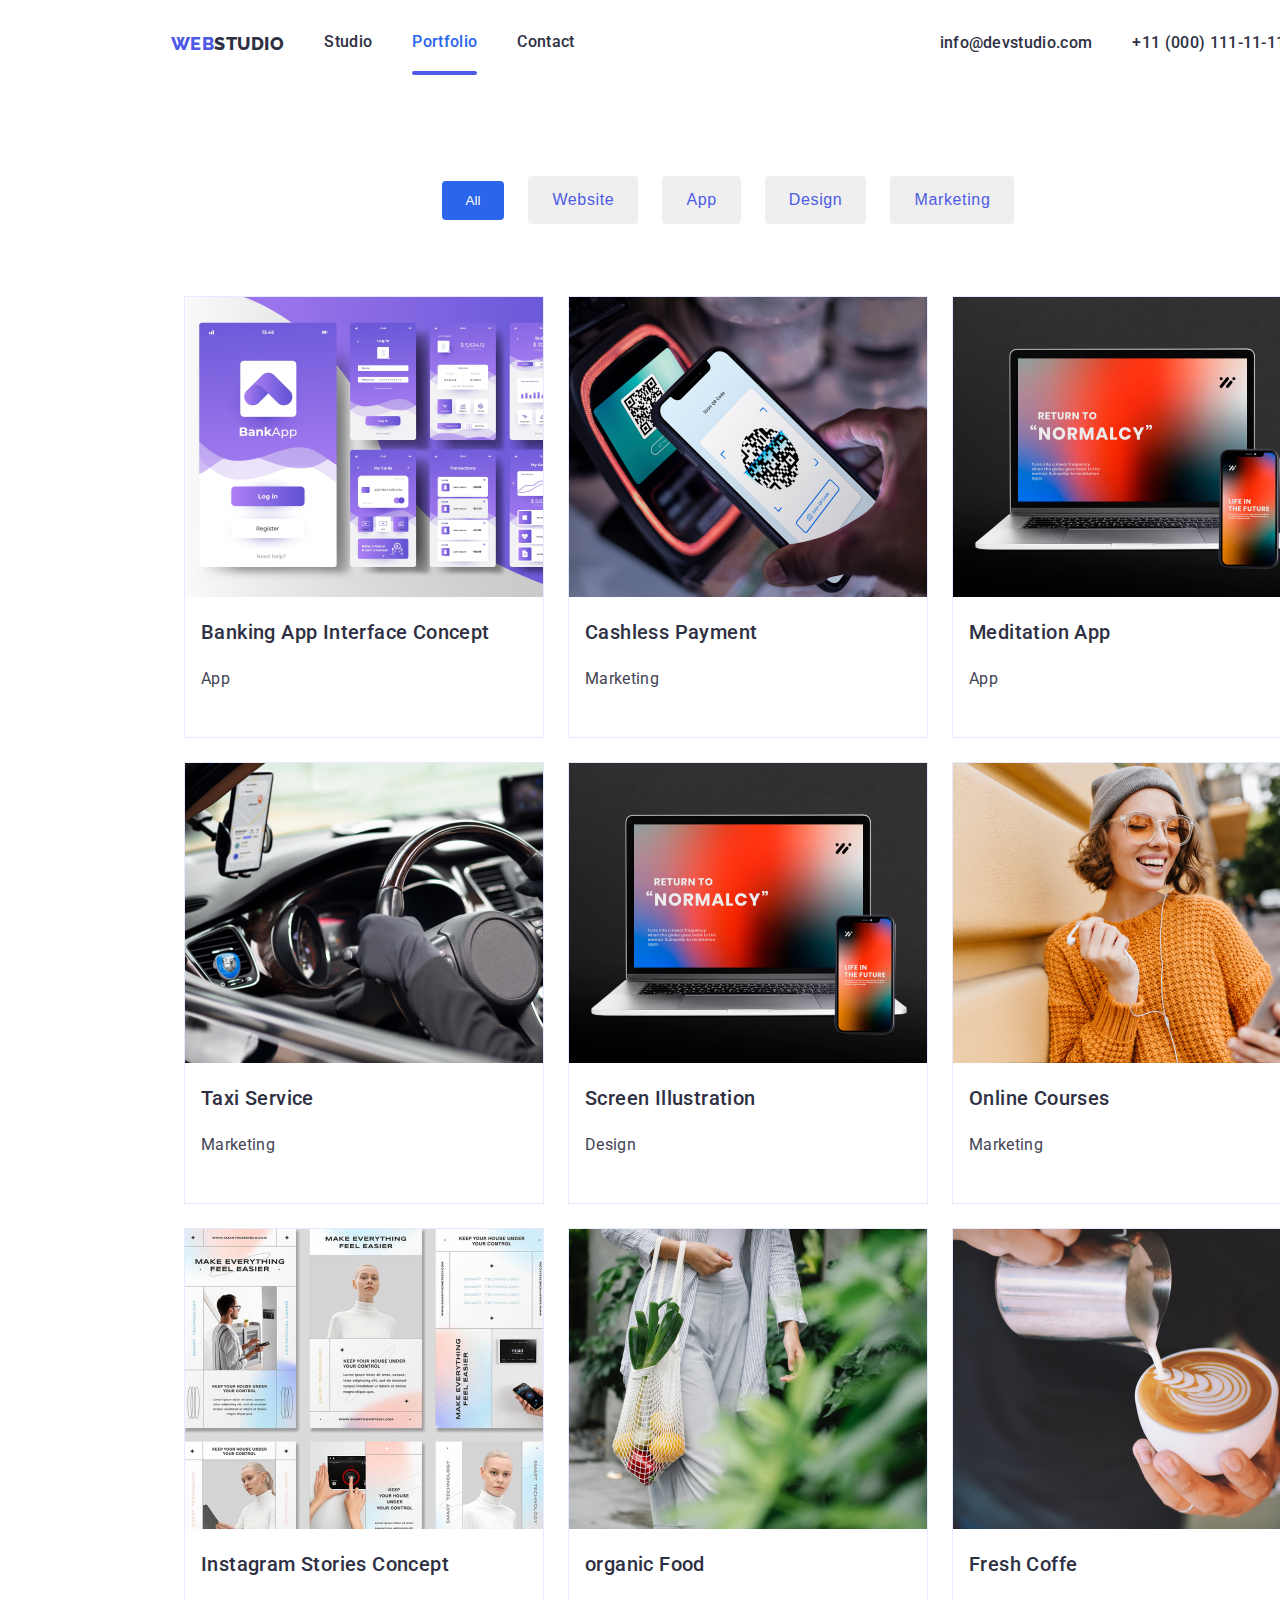
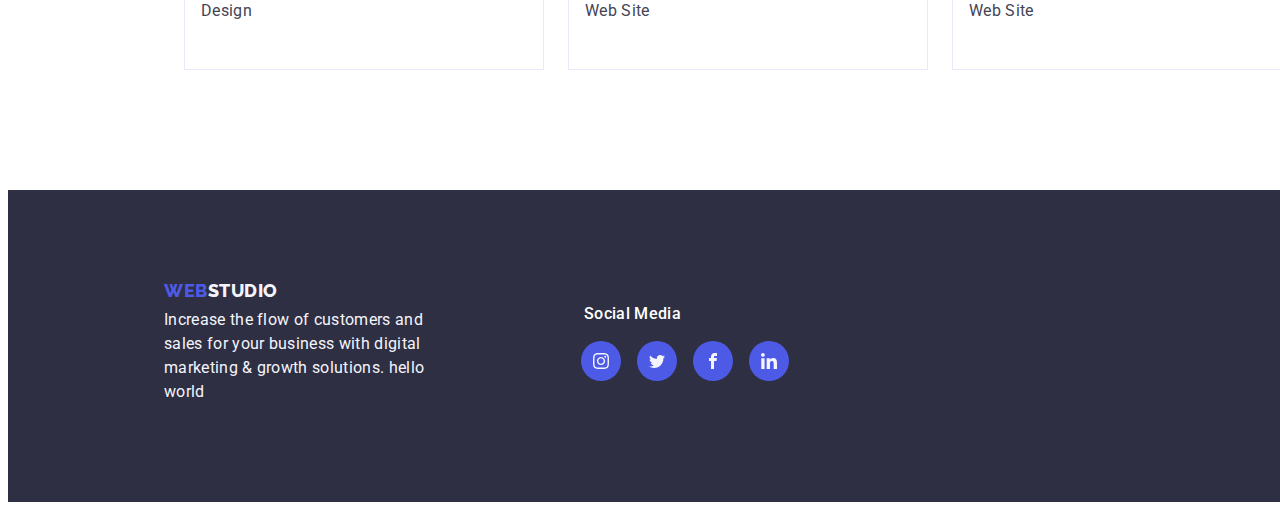
<file: portfolio.html>
<!DOC TYPE html>
<html lang="en">
<head>
    <meta charset="UTF-8">
    <meta name="viewport" content="width=device-width, initial-scale=1.0">
   <!-- fonts Link -->
    <link rel="preconnect" href="https://fonts.googleapis.com">
    <link rel="preconnect" href="https://fonts.gstatic.com" crossorigin>
    <link href="https://fonts.googleapis.com/css2?family=Raleway:wght@800&family=Roboto:wght@400;500;700;900&display=swap" rel="stylesheet">
   
    <!-- CSS -->
    <link rel="stylesheet" href="css/styles.css">
    <title>homework-4</title>
    
</head>
<body>
    
     <!-- NAVIGATION SECTION  -->

    <header class="container">
        
        <div class="nav-display">
            <a href="" class="logo"> <span class="logo-web">Web</span><span class="logo-studio">studio</span> </a>
            <nav class="display-list">
                <ul class="about list">
                    <li>
                        <a href="index.html" class="link">Studio</a>
                    </li>
                    <li>
                        <a href="portfolio.html" class="link active">Portfolio</a>
                    </li>
                    <li>
                        <a href="" class="link">Contact</a>
                    </li>
                </ul>
            </nav>
        </div>
        <ul class="link-list list">
            <li>
                <a href="" class="link">info@devstudio.com </a>
            </li>
            <li>
                <a href="" class="link">+11 (000) 111-11-11 </a>
            </li>
        </ul>
    
    </header>
       <!-- END OF NAVAGITION SECTION  -->
    
       <!-- PORTFOLIO SECTION  -->
    <main>
        <section class="portfolio-folder">

            <div class="portfolio-btn">

                <button class="all-btn">All</button>
                <button class="website-btn">Website</button>
                <button class="app-btn">App</button>
                <button class="design-btn">Design</button>
                <button class="marketing-btn">Marketing</button>
            </div>

            

            <div class="portfolio-container">

                <ul class="portfolio-cards list">

                    <li class="cards">
                        <div class="cards-list">
                            <img src="./images/banking-interface.jpg" alt="banking-app" width="360px" height="300px" />

                            <div class="card-captions">
                                <p>
                                    14 Stylish and User-Friendly App Design Concepts · Task Manager App 
                                     Calorie Tracker App · Exotic Fruit Ecommerce App ·
                                      Cloud Storage App
                                </p>
                            </div>
                        </div>
                        
                        <div class="project-caption">
                            <h3 class="cards-title">Banking App Interface Concept</h3>
                            <p class="cards-caption">App</p>
                        </div>
                    </li>

                    <li class="cards">
                        <div class="cards-list">
                            <img src="./images/cashless-payment.jpg" alt="cashless-payments" width="360px" height="300px" />
                            <div class="card-captions">
                                <p>
                                    14 Stylish and User-Friendly App Design Concepts · Task Manager App 
                                     Calorie Tracker App · Exotic Fruit Ecommerce App ·
                                      Cloud Storage App
                                </p>
                            </div>
                        </div>
                       
                        <div class="project-caption">
                            <h3 class="cards-title">Cashless Payment</h3>
                            <p class="cards-caption">Marketing</p>
                        </div>
                    </li>

                    <li class="cards">
                        <div class="cards-list">
                            <img src="./images/meditation-app.jpg" alt="meditation app" width="360px" height="300px" />
                            <div class="card-captions">
                                <p>
                                    14 Stylish and User-Friendly App Design Concepts · Task Manager App 
                                     Calorie Tracker App · Exotic Fruit Ecommerce App ·
                                      Cloud Storage App
                                </p>
                            </div>
                        </div>
                        
                        <div class="project-caption">
                            <h3 class="cards-title">Meditation App</h3>
                            <p class="cards-caption">App</p>
                        </div>
                    </li>  

                    <li class="cards">
                        <div class="cards-list">
                            <img src="./images/taxi-service.jpg" alt="taxi service" width="360px" height="300px" />
                            <div class="card-captions">
                                <p>
                                    14 Stylish and User-Friendly App Design Concepts · Task Manager App 
                                     Calorie Tracker App · Exotic Fruit Ecommerce App ·
                                      Cloud Storage App
                                </p>
                            </div>
                        </div>
                        
                        <div class="project-caption">
                            <h3 class="cards-title">Taxi Service</h3>
                            <p class="cards-caption">Marketing</p>
                        </div>
                    </li>  

                    <li class="cards">
                        <div class="cards-list">
                            <img src="./images/meditation-app.jpg" alt="Screen Illustration" width="360px" height="300px" />
                            <div class="card-captions">
                                <p>
                                    14 Stylish and User-Friendly App Design Concepts · Task Manager App 
                                     Calorie Tracker App · Exotic Fruit Ecommerce App ·
                                      Cloud Storage App
                                </p>
                            </div>
                        </div>
                        
                        <div class="project-caption">
                            <h3 class="cards-title">Screen Illustration</h3>
                            <p class="cards-caption">Design</p>
                        </div>
                    </li>  

                    <li class="cards">
                        <div class="cards-list">
                            <img src="./images/online-courses.jpg" alt="Online Courses" width="360px" height="300px" />
                            <div class="card-captions">
                                <p>
                                    14 Stylish and User-Friendly App Design Concepts · Task Manager App 
                                     Calorie Tracker App · Exotic Fruit Ecommerce App ·
                                      Cloud Storage App
                                </p>
                            </div>
                        </div>
                       
                        <div class="project-caption">
                            <h3 class="cards-title">Online Courses</h3>
                            <p class="cards-caption">Marketing</p>
                        </div>
                    </li>  

                    <li class="cards">
                        <div class="cards-list">
                            <img src="./images/instagram-stories.jpg" alt="Instagram Stories Concept" width="360px" height="300px" />
                            <div class="card-captions">
                                <p>
                                    14 Stylish and User-Friendly App Design Concepts · Task Manager App 
                                     Calorie Tracker App · Exotic Fruit Ecommerce App ·
                                      Cloud Storage App
                                </p>
                            </div>
                        </div>
                        
                        <div class="project-caption">
                            <h3 class="cards-title">Instagram Stories Concept</h3>
                            <p class="cards-caption">Design</p>
                        </div>
                    </li>  

                    <li class="cards">
                        <div class="cards-list">
                            <img src="./images/org anic-foods.jpg" alt="Organic food" width="360px" height="300px" />
                            <div class="card-captions">
                                <p>
                                    14 Stylish and User-Friendly App Design Concepts · Task Manager App 
                                     Calorie Tracker App · Exotic Fruit Ecommerce App ·
                                      Cloud Storage App
                                </p>
                            </div>
                        </div>
                       
                        <div class="project-caption">
                            <h3 class="cards-title">organic Food</h3>
                            <p class="cards-caption">Web Site</p>
                        </div>
                    </li>  

                    <li class="cards">
                        <div class="cards-list">
                            <img src="./images/cofee.jpg" alt="Coffe" width="360px" height="300px" />
                            <div class="card-captions">
                                <p>
                                    14 Stylish and User-Friendly App Design Concepts · Task Manager App 
                                     Calorie Tracker App · Exotic Fruit Ecommerce App ·
                                      Cloud Storage App
                                </p>
                            </div>
                        </div>
                        
                        <div class="project-caption">
                            <h3 class="cards-title">Fresh Coffe</h3>
                            <p class="cards-caption">Web Site</p>
                        </div>
                    </li>  

            </ul>
            </div>
        </section>
    </main>

    <!-- END OF PORTFOLIO SECTION  -->

    <!-- FOTER SECTION  -->


    <footer class="last-page">

        <div class="last-page-item">
    
            <a href="#" class="footer-logo"> <span class="footer-logo-web">Web</span><span class="footer-logo-studio">studio</span> </a>
            <p class="last-page-caption">
                Increase the flow of customers and <br />
                sales for your business with digital<br />
                marketing & growth solutions. hello world
            </p>
           
        </div>
        
        <div class="social-media-title"> social media </div> 

        <div class="social-media">

        <a class="social-media-icons" href="#">
            <svg width="16" height="16">
                <use href="./images/icons (1).svg#instagram"></use>
            </svg>
        </a>
        <a class="social-media-icons" href="#">
            <svg width="16" height="16">
                <use href="./images/icons (1).svg#twitter"></use>
            </svg>
        </a>

        <a class="social-media-icons" href="#">
            <svg width="16" height="16">
                <use href="./images/icons (1).svg#facebook"></use>
            </svg>
        </a>

        <a class="social-media-icons" href="#">
            <svg width="16" height="16">
                <use href="./images/icons (1).svg#linkedin-1"></use>
            </svg>
        </a>
          
      
    </div> 
        </footer>

        <!-- END OF FOOTER SECTION  -->
</file>
<file: css/styles.css>
:root{
    --white: #ffffff;
    --cornflower: #E7E9FC;
    --IRISH: #4D5AE5;
    --NAVYBLUE: #2E2F42; 
    --SLATE: #434455;
    --CLOUD: #f4f4fd;
    --OCEAN:  #2B65EC;
    --LIGHTSLATE: #8e8f99;
    --DAIRY: #FCFCFC;
    

}


*{
    box-sizing: border-box;
    font-family: 'Roboto'sans-serif;
    
}

/* GENERAL STYLING */
.list{
    list-style: none;
    
}
.link{
    text-decoration: none;
    color: var(--NAVYBLUE);
    font-family: 'Roboto';
    font-size: 16px;
    font-weight: 500;
    line-height: 1.5px;
    letter-spacing: 0.32px
    
    
}


.logo{
    text-decoration: none;
    font-family: 'Raleway';
    font-size: 18px;
    font-weight: 800;
    line-height: 1.5px; /* 116.667% */
    letter-spacing: 0.54px;
    text-transform: uppercase;
    
}
.logo-web{
    color: var(--IRISH);
    
}
.logo-studio{
    color: var(--NAVYBLUE);
    
}

/* END OF GENERAL STYLING */

/* ABOUT NAVIGATION */
.container{
    width: 1440px;
    height: 72px;
    display: flex;
    justify-content: space-around;

}

.nav-list{
    display: flex;
    align-items: center;
    
}

.about{
    display: flex;
    gap: 40px;
}
.about :hover, .about:focus{
    color: var(--IRISH);
}
.link-list :hover, .link-list :focus{
    color: var(--IRISH);
}

.link-list{
    display: flex;
    gap: 40px;
    padding-top: 10px;      
}

.nav-display{
    display: flex;
    align-items: center;   
}

.active{
    color: var(--OCEAN);
}

.active::after{
    content: "";
    display: block;
    height: 4px;
    width: 100%;
    border-radius: 2px;
    background-color: var(--IRISH);
    position: relative;
    top: 20px;
}

/* END OF ABOUT NAVIGATION */

/* HERO BANNER STYLING */

.hero{
    background: var(--NAVYBLUE);
    background-image: url(../images/bg-photo.jpg);
    background-size: cover;
    padding-top: 188px;
    padding-bottom: 188px;
    text-align: center;  

    position: relative;
    isolation: isolate;
}

.hero::after{
    content: '';
    position: absolute;
    z-index: -1;
    inset: 0;
    background: var(--NAVYBLUE);
    opacity: .5;

}

.hero-banner{
    text-align: center;
    color: var(--white);
    font-family: 'Roboto';
    font-size: 56px;
    font-weight: 700;
    letter-spacing: 1.12px;
}
.hero-btn{
    font-family: 'Roboto';
    font-size: 16px;
    font-weight: 500;
    line-height: 1.5em;
    letter-spacing: 0.64px;
    padding: 16px 32px;
    gap: 10px;
    border-radius: 4px;
    background-color: var(--IRISH);
    color: var(--white);
    border: none;
    outline: none;
    cursor: pointer;
}

  /* END OF HERO BANNER STYLING  */

  /* MODAL STYLING */
.backdrop{
    width: 100%;
    height: 100%;
    background-color: rgba(0, 0, 0, 0.4);
    position: fixed;
    top: 0;
    display: flex;
    justify-content: center;
    align-items: center;
    transition: opacity 250ms cubic-bezier(0.4, 0, 0.2, 1);
 
}

.modal{
    width: 408px;
    height: 584px;
    background-color: white;
    border-radius: 4px;
    padding: 24px;
} 

 .is-hidden{
    pointer-events: none;
    opacity: 0;
}
.modal-close-btn{
    border-radius: 100%;
    border: 1px solid rgba(0, 0, 0, 0.1);
    background-color: white;
    width: 30px;
    height: 30px;
    color: var(--ocean);
    margin-left: auto;
    display: block;
    transition: fill 250ms cubic-bezier(0.4, 0, 0.2, 1), border 250ms cubic-bezier(0.4, 0, 0.2, 1);
    cursor: pointer;
    display: flex;
    align-items: center;
    justify-content: center;  
}

.modal-close-btn:hover {
    fill: currentColor;
    border: 1px solid currentColor;
}

.modal-close-btn svg{
    background-color: transparent;
    width: 24px;
    height: 24px;
}


/* MODAL FORMS STYLING */

.form-title{
    display: block;
    margin-top: 20px;
    color: var(--NAVYBLUE);
    font-family: 'Roboto';
    font-size: 16px;
    font-weight: 500;
    line-height: 1.5em;
    letter-spacing: 0.32px;
}

.info-label{
    display: flex;
    flex-direction: column;
    text-align: left;
    margin-bottom: 8px;
    margin-bottom: 8px;
    width: 100%;
    position: relative;
}

.input-info{
    font-family: 'Roboto';
    font-size: 12px;
    font-weight: 400;
    letter-spacing: 0.48px;
}

.info-text-box{
    padding: 12px 40px;
    border: 1px solid #2e2f42;
    border-radius: 4px;
    transition:  250ms;
    transition-property: color,border-color,backgroud-color; 
    transition-timing-function: cubic-bezier(0.4,0,0.2,1); 
    
}

.icons{
    position: absolute;
    top: 55%;
    left: 15px;
    background: transparent;
    transition: fill 250ms cubic-bezier(0.4,0,0.2,1);
}

.info-icon{
    position: absolute;
    top: 55%;
    left: 15px;
    fill: var(--IRISH);
    background: transparent;
    transition: fill 250ms cubic-bezier(0.4,0,0.2,1);
}

.person-icon{
    color: var(--IRISH);
}

.info-text-box:focus + .info-icon, 
.info-text-box:hover + .info-icon {
    fill:var(--IRISH);
   

}

.info-text-box:hover,.info-text-box:focus{
    border: 1px solid var(--IRISH);
    outline: 1px solid var(--IRISH);
}


.info-textarea:focus, .info-textarea:hover{
    outline: 1px solid var(--IRISH);
}

.info-textarea{
    border: 1px solid #2e2f42;
    border-radius: 4px;
    transition:  250ms;
    transition-property: color,border-color,backgroud-color; 
    transition-timing-function: cubic-bezier(0.4,0,0.2,1);
    padding: 8px 16px;
    resize: none;
}

.info-box{
    /* display: block; */
    text-align: left;
    font-family: 'Roboto';
    font-size: 12px;
    font-weight: 400;
    line-height: 1em;
    letter-spacing: 0.48px;
}

.info-box-link{
    color: var(--IRISH);
    font-family: 'Roboto';
    font-size: 12px;
    font-weight: 400;
    line-height: 1em;
    letter-spacing: 0.48px;
}

.info-box-text{
    width: 16px;
    height: 16px;
    position: relative;
    top: 3px;
    border: 2px solid var(--NAVYBLUE);
    gap: 8px;
}

.info-btn{
   margin-top: 50px;  
   background-color: var(--IRISH);
   width: 105px;
   padding: 16px 32px;
   position: relative;
   left: 35%;
   border-radius: 4px;
   cursor: pointer;
}

.submit-btn{
    background-color: var(--IRISH);
    border: none;
    outline: none;
   color:var(--white);
   font-family: 'Roboto';
   font-size: 16px;
   font-weight: 500;
   line-height: 1.5em;
   letter-spacing: 0.64px;
   cursor: pointer;
   position: relative;
   right: 10%;
   
  
   
}

/* END OF MODAL FORMS STYLING */



/* DISCRIPTION STYLING */

.discription-list{
    display: flex;
    justify-content: center;
    align-items: center;
    gap: 24px;
   
    
}

.caption{
    color: var(--NAVYBLUE);
    font-family: 'Roboto';
    font-size: 20px;
    font-weight: 500;
    padding-bottom: 8px;
    line-height: 1.5em;
    letter-spacing: 0.4px;
    margin-top: 20px;
}

.caption-name{
    color: var(--SLATE);
    margin: 0px 0px;
    font-family: 'Roboto';
    font-size: 16px;
    font-weight: 400;
    line-height: 1.5em;
    letter-spacing: 0.32px;
}

.discription-icons{
    display: flex;
    justify-content: center;
    align-items: center;
    background-color: var(--CLOUD);
    padding: 24px 100px;
    border-radius: 4px;
}

/* DISCRIPTION STYLING END  */

    /* SAMPLE PHOTOS STYLING  */

    .sample-photos{
        width: 1440px;
        
    }

    .head-title{
        display: flex;
        justify-content: center;
        text-align: center;
        margin-top: 112px;
        color: var(--NAVYBLUE);
        font-family: 'Roboto';
        font-size: 36px;
        font-weight: 700;
        line-height: 2.5em;
        letter-spacing: 0.72px;
        text-transform: capitalize;
    }

    .group-photos{
        display: flex;
        justify-content: center;
        align-items: center;
        margin-top: 72px;
        gap: 24px;
    }

    /* SAMPLE PHOTOS STYLING END  */

    /* TEAM MEMBERS STYLING  */

    .team-members{
        width: 1440px;
        height: 780px;
        background: var(--CLOUD);
    }
    .members-title{
        display: flex;
        justify-content: center;
        text-align: center;
        margin-top: 120px;
        padding-top: 120px;
        padding-bottom: 30px;
        color: var(--NAVYBLUE);
        font-family:'Roboto';
        font-size: 36px;
        font-weight: 700;
        line-height: 2.5em;
        letter-spacing: 0.72px;
        text-transform: capitalize;

    }
    .team-members-list{
        display: flex;
        justify-content: center;
        align-items: center;
        gap: 24px;
    }
    .members{
       background: var(--white);
       width: 260px;
       height: 104px;
       padding: 32px 0px;
    }
    .members-name{
        text-align: center;
        font-size: 20px;
        font-family: 'Roboto';
        font-weight: 500;
        margin: 0;
        letter-spacing: 0.4px;
        padding: 8px 0px;
    }

    .members-account{
        background: var(--white);
        display: flex;
        align-items: center;
        justify-content: space-around;
    }

    .soc-med{
        width: 40px;
        height: 40px;
        background-color: var(--IRISH);
        border-radius: 50%;
        display: flex;
        align-items: center;
        justify-content: center;      
    }

    .soc-med svg{
        fill: var(--CLOUD);
    }

    /* TEAM MEMBERS STYLING END  */

    /* CUSTOMERS STYLING */

    .customers{
        width: 1440px;
        height: 200px;       
    }
    
    .customer-title{
        text-align: center;
        margin-top: 120px;
        font-family: 'Roboto';
        font-size: 36px;
        font-weight: 700;
        line-height: 2.5;
        letter-spacing: 0.72px;
        text-transform: capitalize;
    }

   .customer-tag{
    margin-bottom: 120px;
    display: flex;
    align-items: center;
    justify-content: center;
    gap: 24px;
   }
   .icons-borders{
    width: 168px;
    height: 88px;
   }
   .icons-borders svg{
    width: 168px;
    height: 88px;
    padding: 16px 32px;
    border: 1px solid;
    border-radius: 4px;
    border-color: var(--SLATE);
    fill: var(--LIGHTSLATE);
   }
    
   /* END OF CUSTOMER STYLING  */

   /* FOOTER SECTION STYLING */

   .last-page{
    background: var(--NAVYBLUE);
    width: 1440px;
    height: 312px;
    margin-top: 120px;
   }

   .footer-logo{
    text-decoration: none;
    font-family: 'Raleway';
    font-size: 18px;
    font-weight: 800;
    line-height: 1.5px; /* 116.667% */
    letter-spacing: 0.54px;
    text-transform: uppercase;
   }

   .footer-logo-web{
     color: var(--IRISH);
   }

   .footer-logo-studio{
     color: var(--CLOUD)
   }

   .last-page-caption{
    color: var(--CLOUD);
    font-family: 'Roboto';
    font-size: 16px;
    font-weight: 400;
    line-height: 1.5em;
    letter-spacing: 0.32px;
    margin-top: 16px;
   }

   .last-page-item{
    width: 264px;
    height: 112px;
    margin-left: 156px;
    padding-top: 100px;
    
   }

   .social-media{
    display: flex;
    align-items: center;
    justify-content: center;
    margin-right: 6%;
    padding-top: 15px;
    gap: 16px;
   }

   .social-media-title{
    color: var(--white);
    font-family: 'Roboto';
    margin-left: 40%;
    font-size: 16px;
    font-weight: 500;
    line-height: 1.5em;
    letter-spacing: 0.32px;
    text-transform: capitalize;
    
   }

   .social-media-icons{
    width: 40px;
    height: 40px;
    background-color: var(--IRISH);
    border-radius: 50%;
     display: flex;
    align-items: center;
    justify-content: center; 
   }

   .social-media-icons svg{
    fill: var(--CLOUD);
   }

   /* END OF FOOTER SECTION STYLING */

   /* SUBCRIBE FOOTER STYLING */

.subscribe-parent{
    position: relative;
    left: 60%;
    bottom: 24%;
}

.subscribe-tag{
    color: var(--white);
    font-family: 'Roboto';
    font-size: 16px;
    font-weight: 500;
    line-height: 1.5rem;
    letter-spacing: 0.32px;

}

.subscribe-textbox{
    margin-top: 15px;
    width: 264px;
    height: 40px;
    border: 1px solid var(--white);
    border-radius: 4px;
    color: var(--white);
    font-family: 'Roboto';
    font-size: 12px;
    font-weight: 400;
    line-height: 1.5rem;
    letter-spacing: 0.48px;
    outline: 2px solid var(--CLOUD)
}
 
.subscribe-btn{
    margin-left: 24px;
    padding: 8px 24px;
    border-radius: 4px;
    border: none;
    outline: none;
    color: var(--white);
    font-family: 'Roboto';
    font-size: 16px;
    font-weight: 500;
    line-height: 1.5rem;
    letter-spacing: 0.64px;
    background-color: var(--IRISH);
    cursor: pointer;
   
}

.subscribe-icon{
    /* pmargin: 16px 8px; */
    fill: var(--white);
    
    /* position: relative;
    top: 2%; */
}

.subscribe-background{
    background: var(--IRISH);
    position: relative; left: 5%;
}
   
/* END OF  SUBCRIBE FOOTER STYLING */

   /* PORTFOLIO BUTTON STYLING SECTION  */

   .portfolio-folder{
      width: 1440px;
   }

   .portfolio-btn{
      display: flex;
      align-items: center;
      justify-content: center;
      margin-top: 96px;
      gap: 24px;
   }

   .website-btn{
     color: var(--IRISH);
     font-family: 'Roboto' sans-serif;
     font-size: 16px;
     font-weight: 500;
     line-height: 1.5em;
     letter-spacing: 0.64px;
     border: 1px solid var(--CLOUD);
     border-radius: 4px;
     border: none;
     padding: 12px 24px;
   }

   .app-btn{
     color: var(--IRISH);
     font-family: 'Roboto' sans-serif;
     font-size: 16px;
     font-weight: 500;
     line-height: 1.5em;
     letter-spacing: 0.64px;
     border: 1px solid var(--CLOUD);
     border-radius: 4px;
     border: none;
     padding: 12px 24px;
   }

   .design-btn{
     color: var(--IRISH);
     font-family: 'Roboto' sans-serif;
     font-size: 16px;
     font-weight: 500;
     line-height: 1.5em;
     letter-spacing: 0.64px;
     border: 1px solid var(--CLOUD);
     border-radius: 4px;
     border: none;
     padding: 12px 24px;
   }

   .marketing-btn{
     color: var(--IRISH);
     font-family: 'Roboto' sans-serif;
     font-size: 16px;
     font-weight: 500;
     line-height: 1.5em;
     letter-spacing: 0.64px;
     border: 1px solid var(--CLOUD);
     border-radius: 4px;
     padding: 12px 24px;
     border: none;
   }

   .all-btn{
     background-color: var(--OCEAN);
     color: var(--white);
     padding: 12px 24px;
     border-radius: 4px;
     border: none;
   }

   /* END PORTFOLIO BUTTON STYLING SECTION */

   /* PORTFOLIO CARDS STYLING */

   .portfolio-container{
     width: 1440px;
   }

   .portfolio-cards{
    width: 100%;
    flex-wrap: wrap;
    display: flex;
    justify-content: center;
    align-items: center;
    gap: 24px;
    margin-top: 72px;
   }

   .cards{
    width: 30%;
   }
   .cards-title{
    color: var(--NAVYBLUE);
    font-family: 'Roboto';
    font-size: 20px;
    font-weight: 500;
    line-height: 1.5em;
    letter-spacing: 0.4px;
    padding-left: 16px;
    padding-right: 16px;
   }

   .cards-caption{
    color: var(--SLATE);
    font-family: 'Roboto';
    font-size: 16px;
    font-weight: 400;
    line-height: 1.5em;
    letter-spacing: 0.32px;
    padding-left: 16px;
    padding-right: 16px;
    padding-bottom: 30px;
    
   }

   .cards{
    width: 360px;
    gap: 32;
    border: 1px solid var(--cornflower);
    background: var(--white);
   }

   .card-captions{
    position: absolute;
    background-color: rgba(77,90,229.1);
    color: var(--white);
    width: 100%;
    height: 100%;
    top: 0;
    left: 0;
    opacity: 0;
    transform: translateY(100%);
    transition: transform 0.25s cubic-bezier(0.4, 0, 0.2, 1);
   }

   .cards-list{
    position: relative;
    width: 100%;
    display: block;
    overflow: hidden;
   }

   .cards:hover .card-captions{
    opacity: 0.7;
    transform: translateY(0);

   }

   .card-captions p{
    padding: 40px 32px;
    font-family: 'Roboto';
    font-size: 16px;
    font-weight: 400;
    line-height: 1.5em;
    letter-spacing: 0.32px;
   }

  /* END OF PORTFOLIO CARDS STLING  */
</file>
